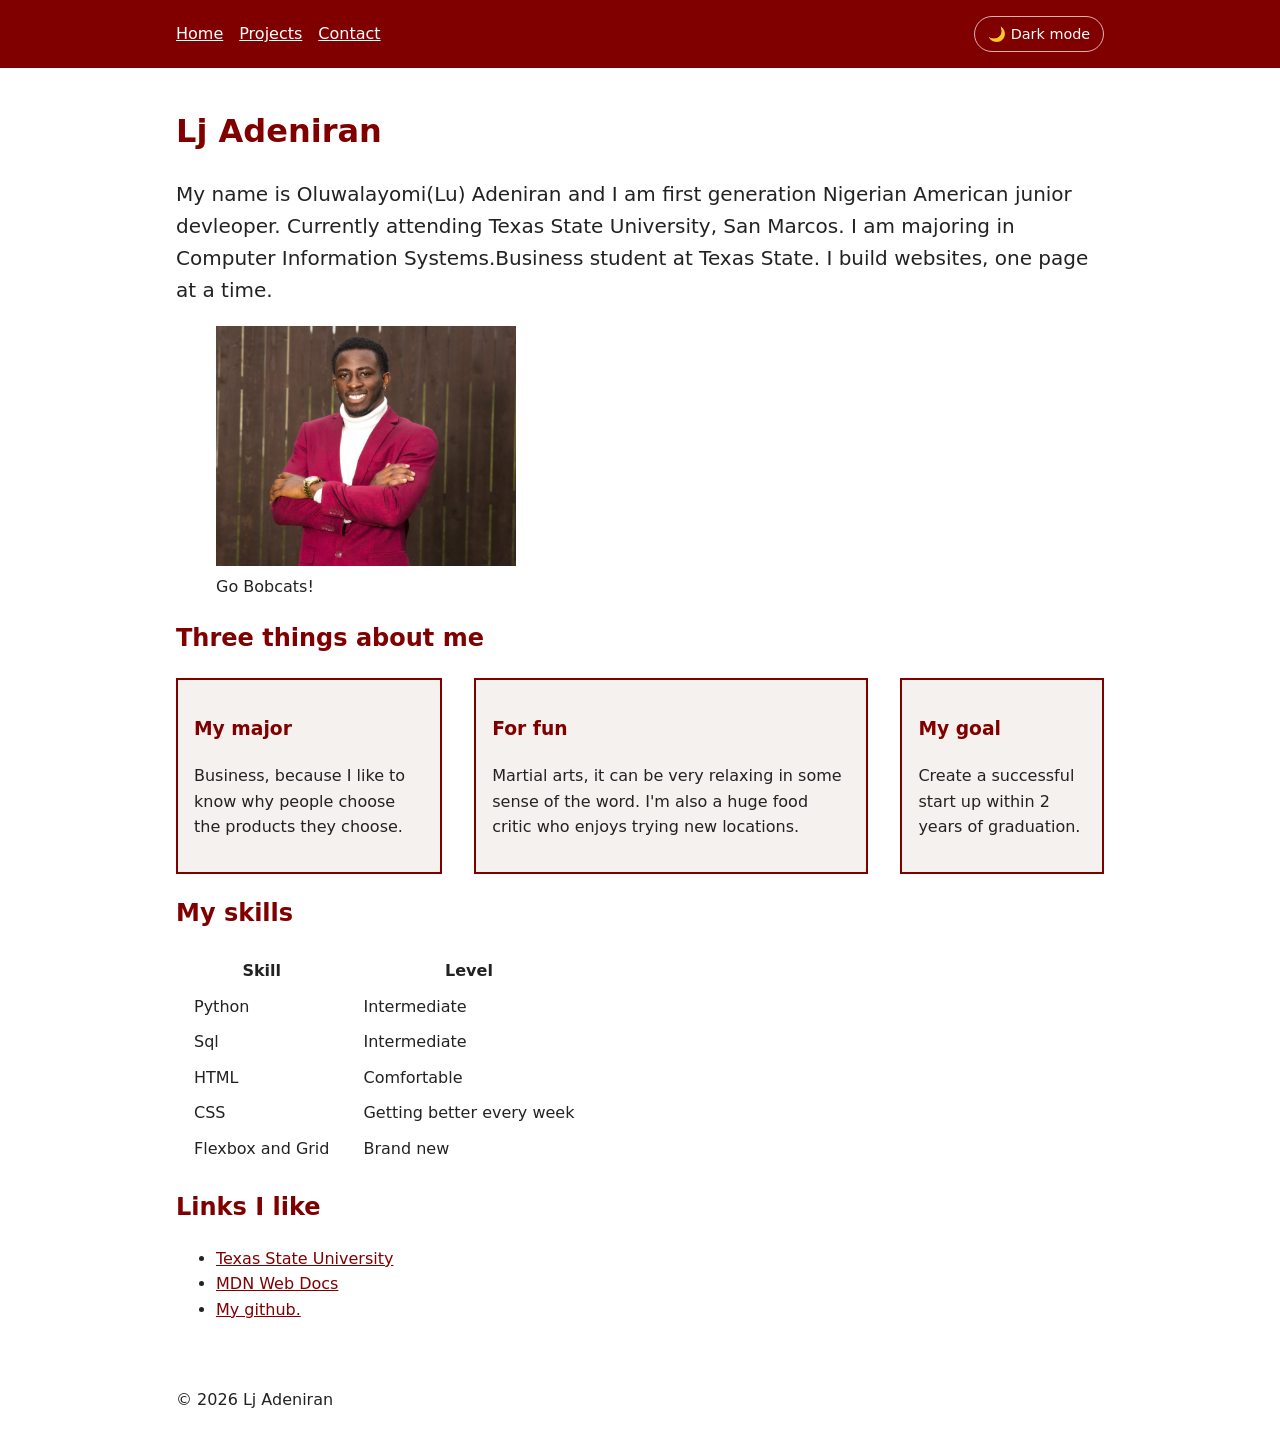
<file: index.html>
<!DOCTYPE html>
<html lang="en">
<head>
  <meta charset="UTF-8">
  <!-- Checklist 3: the viewport meta tag. Every page needs it. -->
  <meta name="viewport" content="width=device-width, initial-scale=1">
  <title>about.adeniranlj</title>
  <!-- This line connects this page to styles.css -->
  <link rel="stylesheet" href="styles.css">
  <script src="theme.js"></script>
</head>
<body>
  <!-- Checklist 1: the nav bar. The same nav sits on every page. -->
  <header>
    <nav class="container">
      <a href="index.html">Home</a>
      <a href="project.html">Projects</a>
      <a href="contact.html">Contact</a>
      <button id="theme-toggle" class="theme-toggle" type="button" aria-label="Toggle dark mode">🌙 Dark mode</button>
    </nav>
  </header>

  <!-- Checklist 6: class="container" keeps the page centered -->
  <main class="container">
    <h1>Lj Adeniran</h1>
    <p id="intro">My name is Oluwalayomi(Lu) Adeniran and I am first generation Nigerian American junior devleoper. Currently attending Texas State University, San Marcos. I am majoring in Computer Information Systems.Business student at Texas State. I build websites, one page at a time.</p>

    <!-- Put your own photo in the images folder, then change src and alt -->
    <figure>
      <img src="images/147.jpg" alt="A photo of me" width="300">
      <figcaption>Go Bobcats!</figcaption>
    </figure>

    <h2>Three things about me</h2>
    <!-- Checklist 2: three cards. On wider screens they sit in one row. -->
    <section class="cards">
      <div class="card">
        <h3>My major</h3>
        <p>Business, because I like to know why people choose the products they choose.</p>
      </div>
      <div class="card">
        <h3>For fun</h3>
        <p>Martial arts, it can be very relaxing in some sense of the word. I'm also a huge food critic who enjoys trying new locations.</p>
      </div>
      <div class="card">
        <h3>My goal</h3>
        <p>Create a successful start up within 2 years of graduation.</p>
      </div>
    </section>

    <h2>My skills</h2>
    <table>
      <tr><th>Skill</th><th>Level</th></tr>
      <tr><td>Python</td><td>Intermediate</td></tr>
      <tr><td>Sql</td><td>Intermediate</td></tr>
      <tr><td>HTML</td><td>Comfortable</td></tr>
      <tr><td>CSS</td><td>Getting better every week</td></tr>
      <tr><td>Flexbox and Grid</td><td>Brand new</td></tr>

    </table>

    <h2>Links I like</h2>
    <ul>
      <li><a href="https://www.txst.edu" target="_blank" rel="noopener">Texas State University</a></li>
      <li><a href="https://developer.mozilla.org" target="_blank" rel="noopener">MDN Web Docs</a></li>
      <li><a href="https://github.com/adeniranlj-ui/python-ml" target="_blank" rel="noopener">My github.</a></li>
    </ul>
  </main>

  <footer class="container">
    <p>&copy; 2026 Lj Adeniran</p>
  </footer>
</body>
</html>
</file>
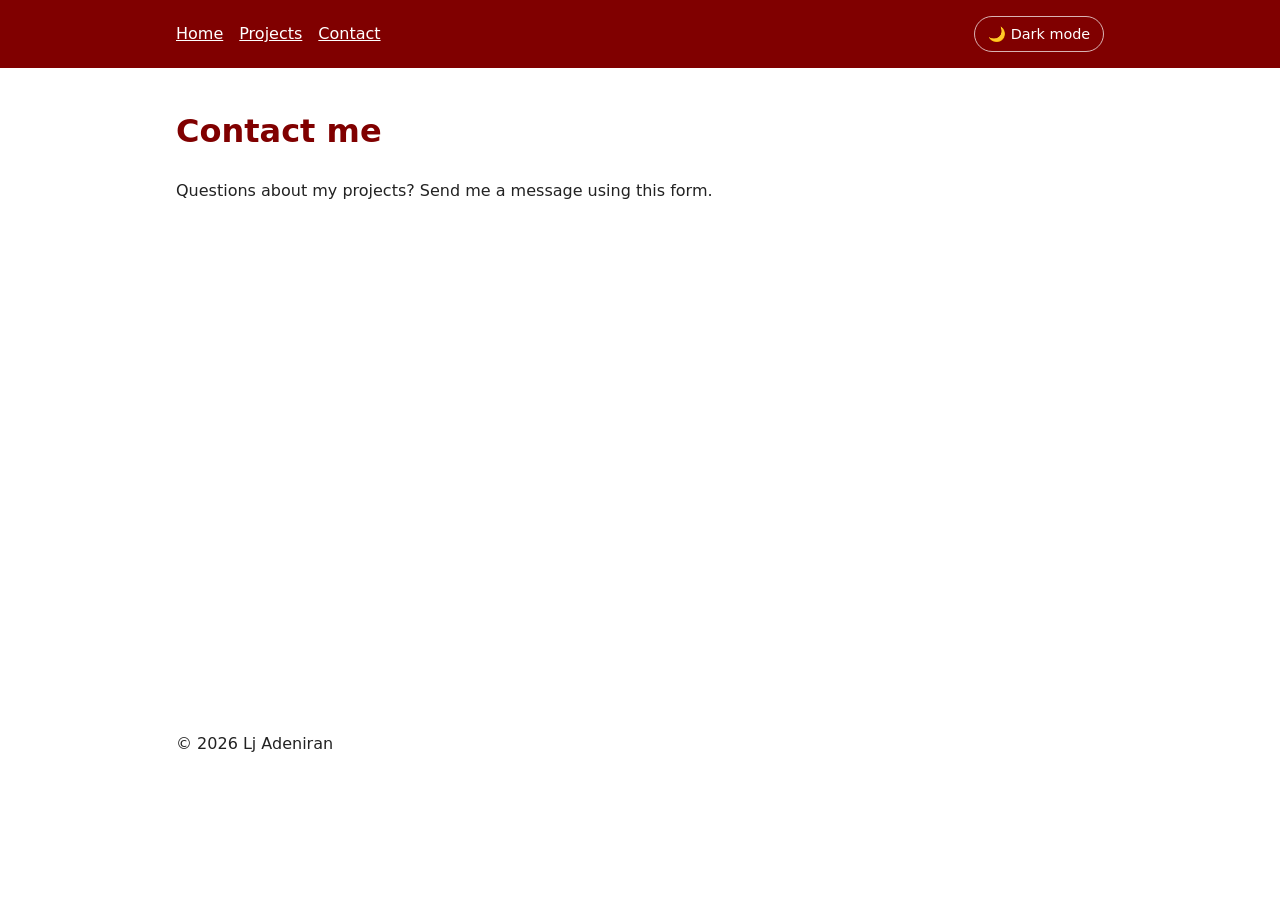
<file: contact.html>
<!DOCTYPE html>
<html lang="en">
<head>
  <meta charset="UTF-8">
  <!-- Checklist 3: the viewport meta tag -->
  <meta name="viewport" content="width=device-width, initial-scale=1">
  <title>Contact | Lj Adeniran</title>
  <link rel="stylesheet" href="styles.css">
  <script src="theme.js"></script>
</head>
<body>
  <header>
    <nav class="container">
      <a href="index.html">Home</a>
      <a href="project.html">Projects</a>
      <a href="contact.html">Contact</a>
      <button id="theme-toggle" class="theme-toggle" type="button" aria-label="Toggle dark mode">🌙 Dark mode</button>
    </nav>
  </header>

  <main class="container">
    <h1>Contact me</h1>
    <p>Questions about my projects? Send me a message using this form.</p>

    <!-- Paste your own Google Form here. In Google Forms, click Send,
         then the < > tab, then Copy. Replace the whole iframe line. -->
    <section class="contact-form">
<iframe src="https://docs.google.com/forms/d/e/1FAIpQLSeHZjSqJTjjp6kYIPoCZnbTAmzmlRJ2nXpVdYNweDLcD4rF6Q/viewform?embedded=true" width="640" height="463" frameborder="0" marginheight="0" marginwidth="0">Loading…</iframe>    </section>
  </main>

  <footer class="container">
    <p>&copy; 2026 Lj Adeniran</p>
  </footer>
</body>
</html>
</file>
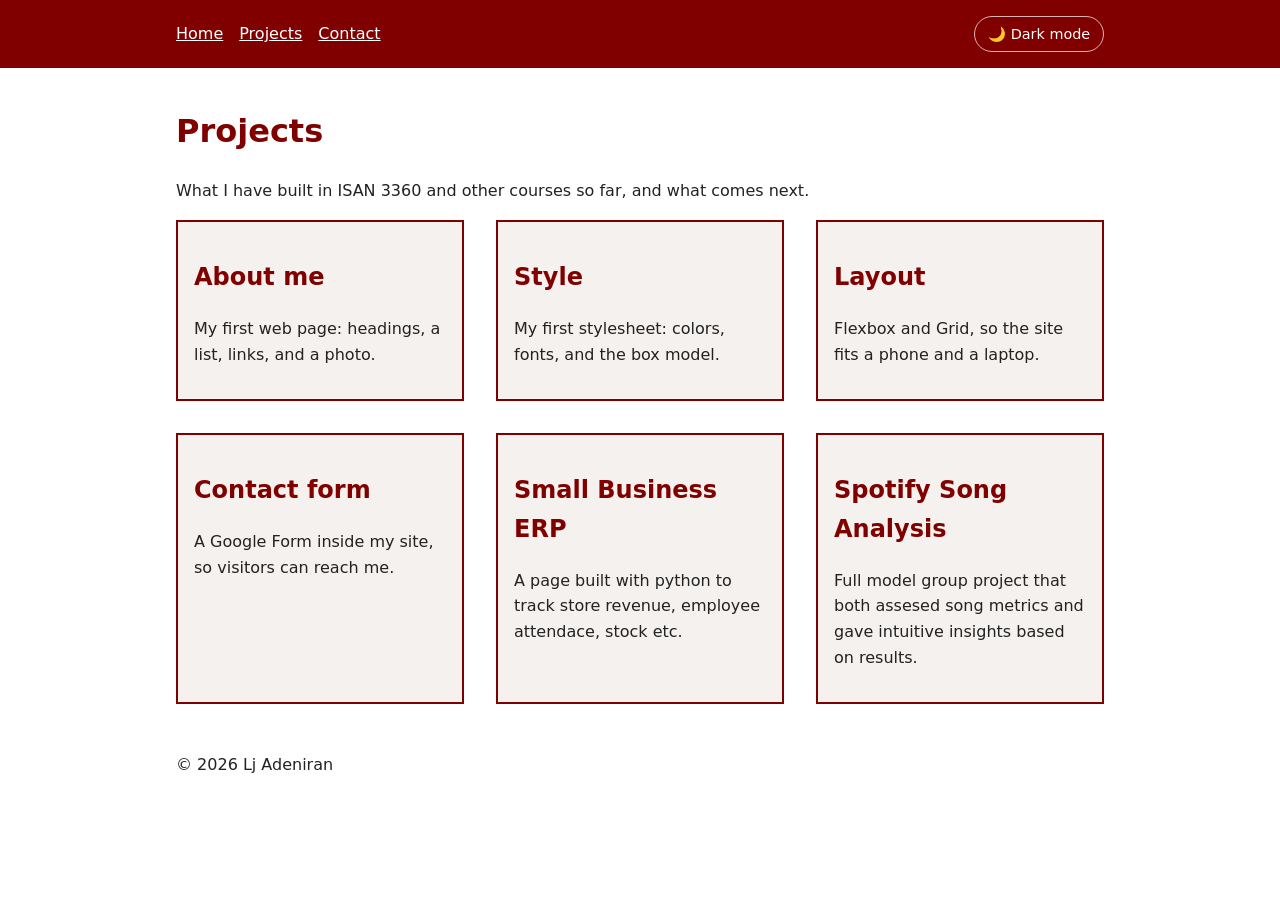
<file: project.html>
<!DOCTYPE html>
<html lang="en">
<head>
  <meta charset="UTF-8">
  <!-- Checklist 3: the viewport meta tag -->
  <meta name="viewport" content="width=device-width, initial-scale=1">
  <title>Projects | about.adeniranlj</title>
  <link rel="stylesheet" href="styles.css">
  <script src="theme.js"></script>
</head>
<body>
  <header>
    <nav class="container">
      <a href="index.html">Home</a>
      <a href="project.html">Projects</a>
      <a href="contact.html">Contact</a>
      <button id="theme-toggle" class="theme-toggle" type="button" aria-label="Toggle dark mode">🌙 Dark mode</button>
    </nav>
  </header>

  <main class="container">
    <h1>Projects</h1>
    <p>What I have built in ISAN 3360 and other courses so far, and what comes next.</p>

    <!-- Checklist 4: class="gallery" makes a grid. One column on a phone, three on wider screens. -->
    <section class="gallery">
      <div class="card"><h2>About me</h2><p>My first web page: headings, a list, links, and a photo.</p></div>
      <div class="card"><h2>Style</h2><p>My first stylesheet: colors, fonts, and the box model.</p></div>
      <div class="card"><h2>Layout</h2><p>Flexbox and Grid, so the site fits a phone and a laptop.</p></div>
      <div class="card"><h2>Contact form</h2><p>A Google Form inside my site, so visitors can reach me.</p></div>
      <div class="card"><h2>Small Business ERP</h2><p>A page built with python to track store revenue, employee attendace, stock etc.</p></div>
      <div class="card"><h2>Spotify Song Analysis</h2><p>Full model group project that both assesed song metrics and gave intuitive insights based on results.</p></div>
    </section>
  </main>

  <footer class="container">
    <p>&copy; 2026 Lj Adeniran</p>
  </footer>
</body>
</html>
</file>
<file: styles.css>
/* ================================================================
   styles.css: one stylesheet for all three pages.
   Flexbox or Grid? Flexbox lines items up in ONE direction, like
   books on a shelf: the nav and the three cards. Grid places items
   in rows AND columns at once, like a chessboard: the projects.
   Mobile-first: the rules at the top are the phone layout.
   The @media block at the bottom adds columns on wider screens.
   Each "Checklist" comment matches a row of the A4 checklist.
   Checklist 7: check it in the DevTools device toolbar, at 375px
   (one column, no sideways scrolling) and at 1280px (columns).
   ================================================================ */

/* Make widths behave. Leave this line as it is. */
* { box-sizing: border-box; }

/* Your variables: change a color here, and the whole site follows */
:root {
  --brand: #800000;   /* header background */
  --accent: #800000;  /* headings and links */
  --bg: #ffffff;      /* page background */
  --light: #f5f1ee;   /* card background */
  --border: #800000;
  --text: #222222;
  --space: 1rem;
  color-scheme: light;
}

/* Dark mode: theme.js sets data-theme="dark" on <html>.
   Only the variables change, so every rule below follows automatically. */
:root[data-theme="dark"] {
  --brand: #5c0000;
  --accent: #f2a7a7;
  --bg: #121212;
  --light: #1e1e1e;
  --border: #8c2a2a;
  --text: #e6e6e6;
  color-scheme: dark;
}

/* The voice: typography for the whole site */
body {
  margin: 0;
  font-family: system-ui, sans-serif;
  line-height: 1.6;
  color: var(--text);
  background: var(--bg);
  transition: background-color 0.2s, color 0.2s;
}

h1, h2, h3, a { color: var(--accent); }

/* The intro line (an id selector) */
#intro { font-size: 1.25rem; }

/* Photos and the form never get wider than the screen */
img, iframe { max-width: 100%; }

/* Checklist 6: a centered container (max-width + margin: 0 auto) */
.container {
  max-width: 960px;
  margin: 0 auto;
  padding: var(--space);
}

/* Checklist 1: the nav bar (Flexbox) */
header { background: var(--brand); }
nav {
  display: flex;
  justify-content: center;
  align-items: center;
  flex-wrap: wrap;
  gap: var(--space);
}
nav a { color: white; }

/* The dark mode button sits at the end of the nav bar */
.theme-toggle {
  margin-left: auto;
  padding: 0.35rem 0.8rem;
  border: 1px solid rgba(255, 255, 255, 0.7);
  border-radius: 999px;
  background: transparent;
  color: white;
  font: inherit;
  font-size: 0.9rem;
  cursor: pointer;
}
.theme-toggle:hover { background: rgba(255, 255, 255, 0.15); }
.theme-toggle:focus-visible { outline: 2px solid white; outline-offset: 2px; }

/* Each card gets a frame (a class selector and the box model) */
.card {
  background: var(--light);
  border: 2px solid var(--border);
  padding: var(--space);
}

/* The table: room inside each cell */
th, td { padding: 0.25rem 1rem; }

/* Center the embedded form (In-class Exercise #5) */
.contact-form {
  display: flex;
  justify-content: center;
}

/* Checklist 5, part 1 (mobile-first): the phone layout comes first.
   These rules work on every screen. 1fr makes one column, so the
   cards and the projects stack. Checklist 4: display: grid. */
.cards, .gallery {
  display: grid;
  grid-template-columns: 1fr;
  gap: 2rem;
}

/* Checklist 5, part 2: this media query ADDS columns on wider screens.
   min-width: 600px means "only when the screen is 600px or wider".
   On a phone, the browser skips this whole block, so one column stays. */
@media (min-width: 600px) {
  /* Checklist 2: the three cards sit in one row (Flexbox + gap) */
  .cards {
    display: flex;
    gap: 2rem;
  }
  /* Checklist 4: the projects get three columns */
  .gallery {
    grid-template-columns: repeat(3, 1fr);
  }
}
</file>
